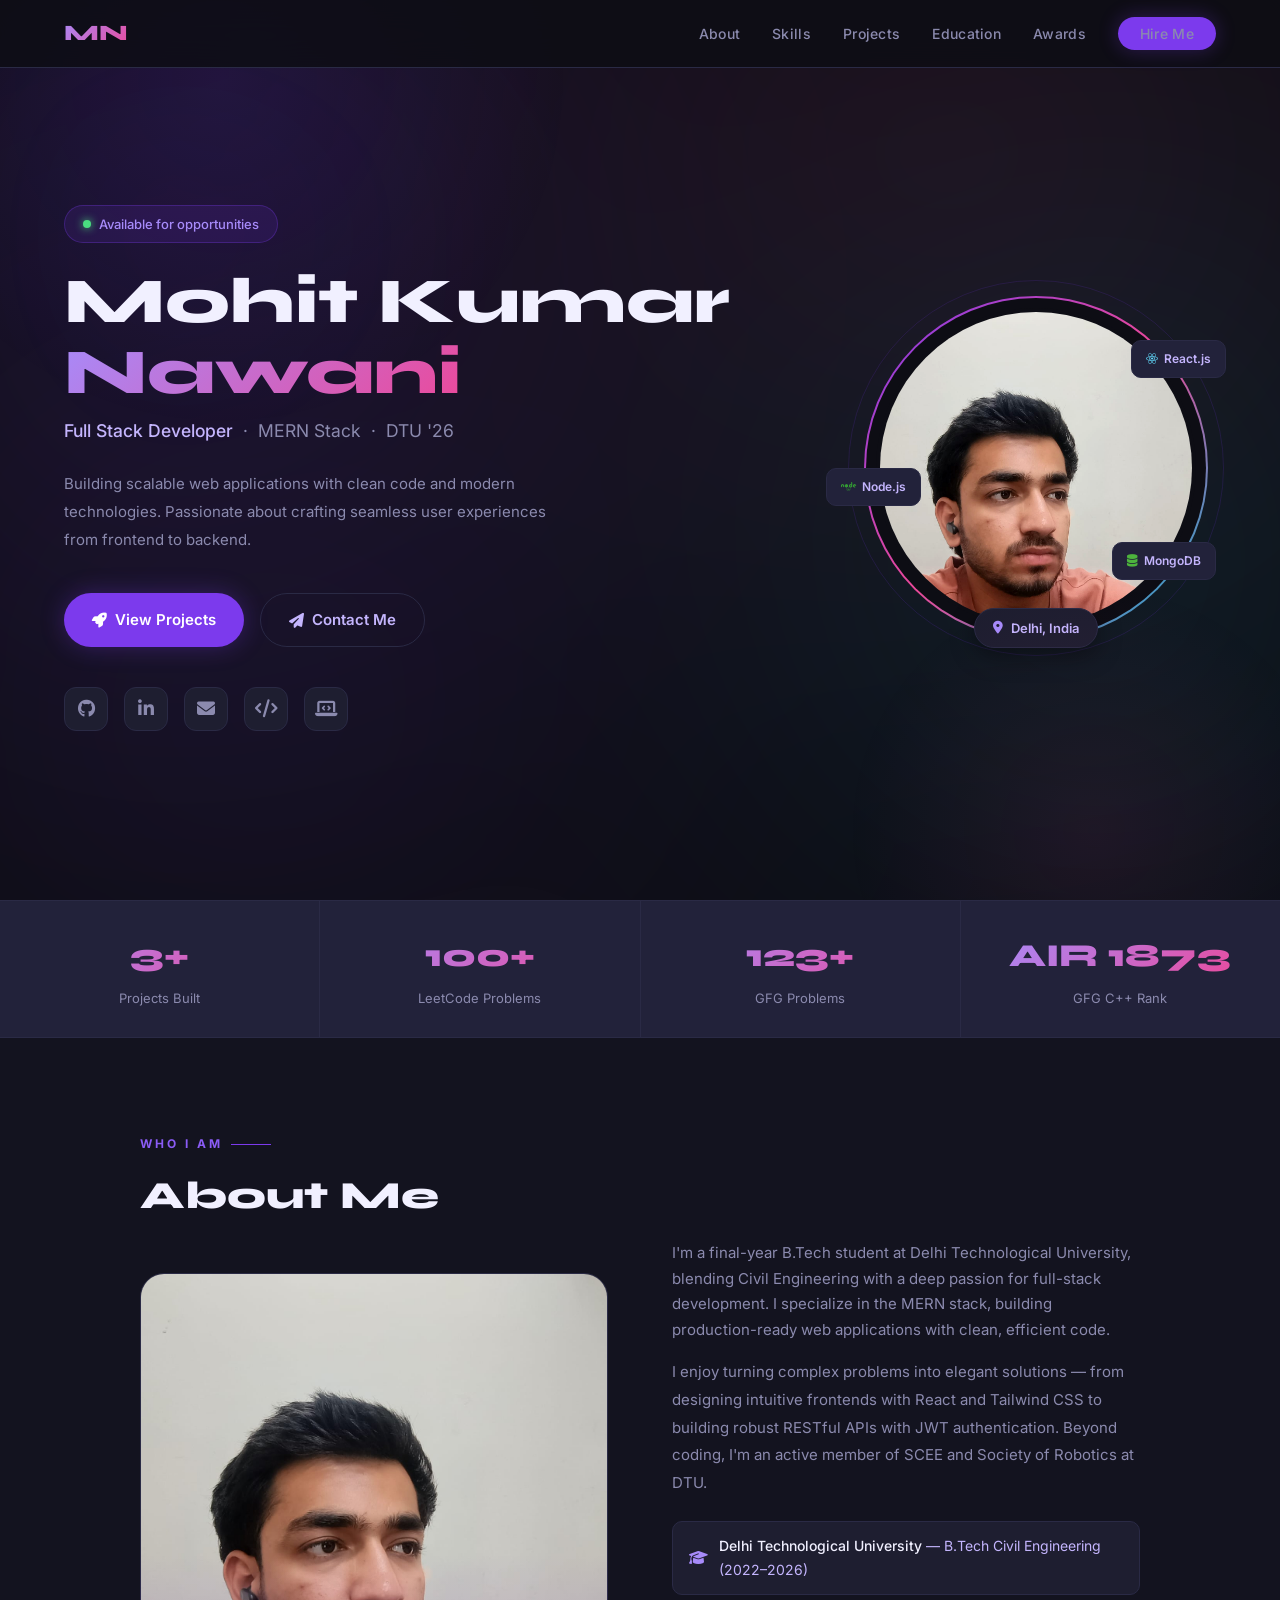
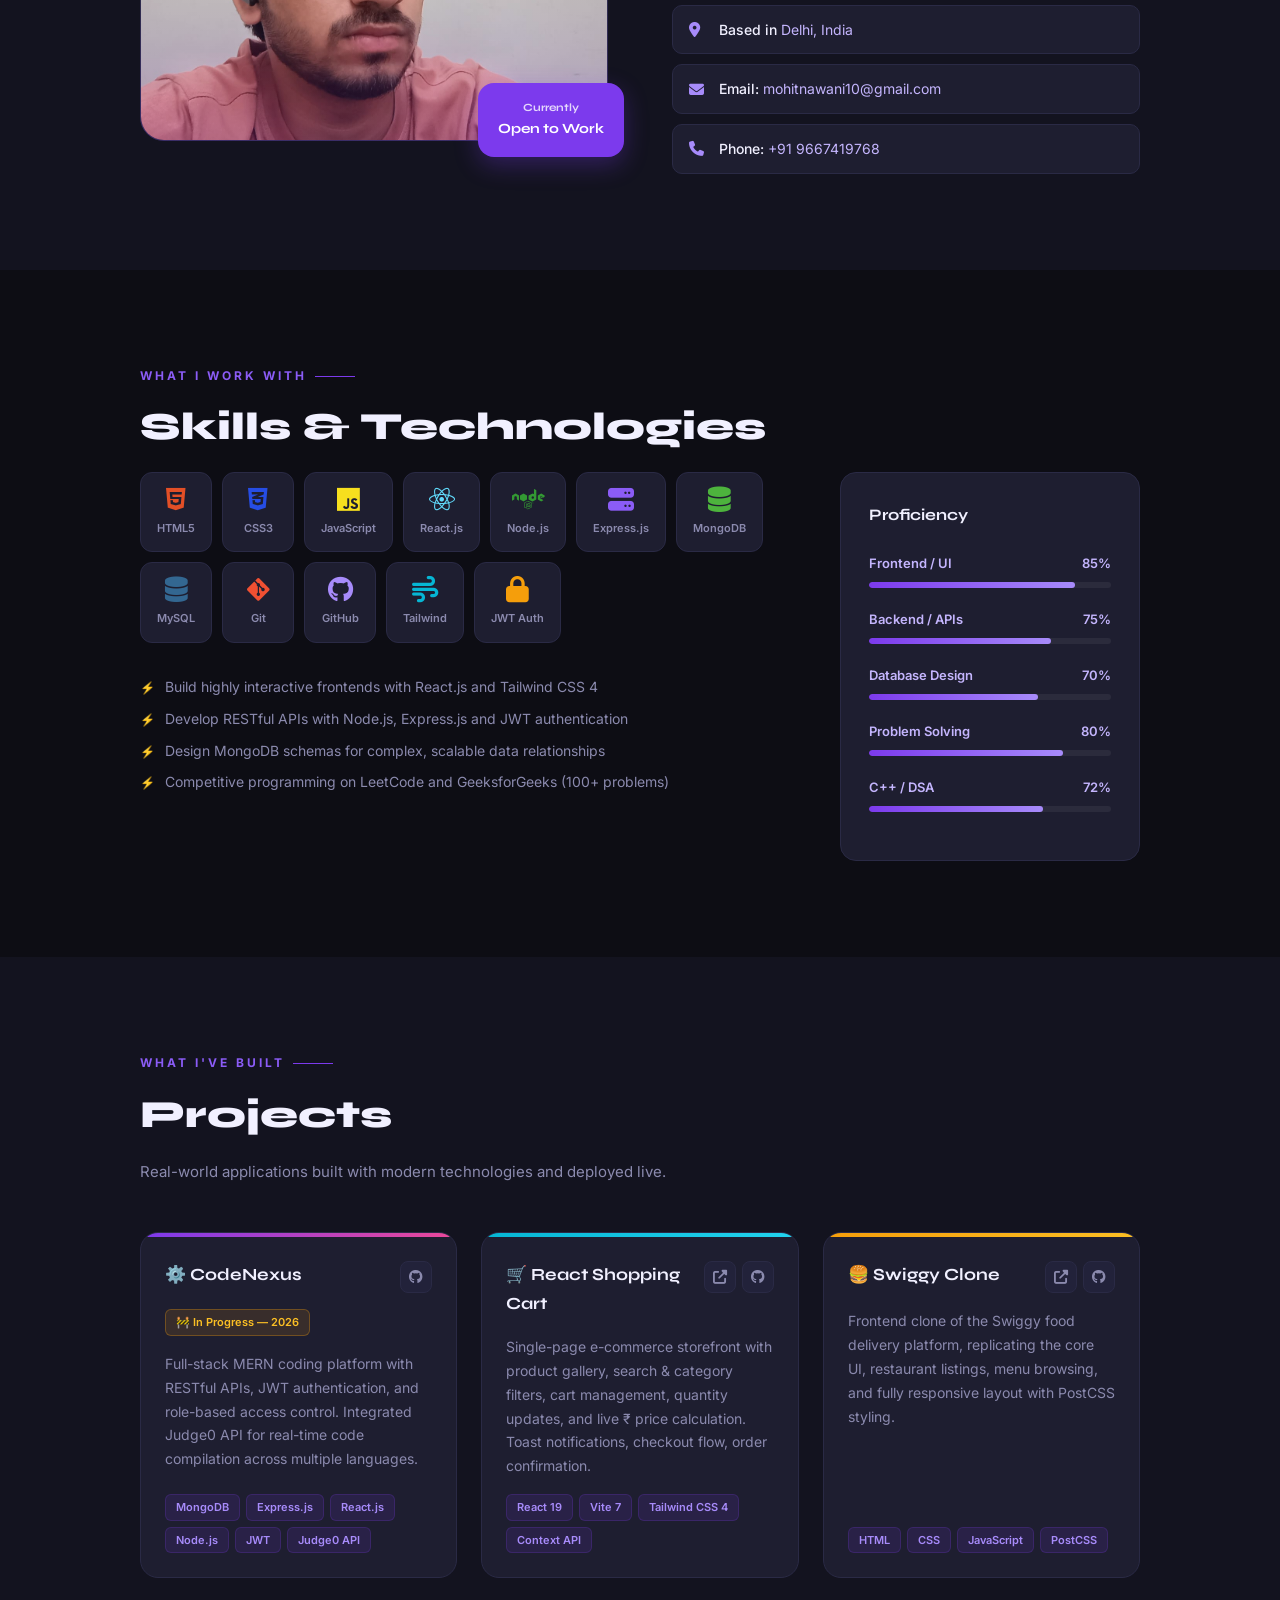
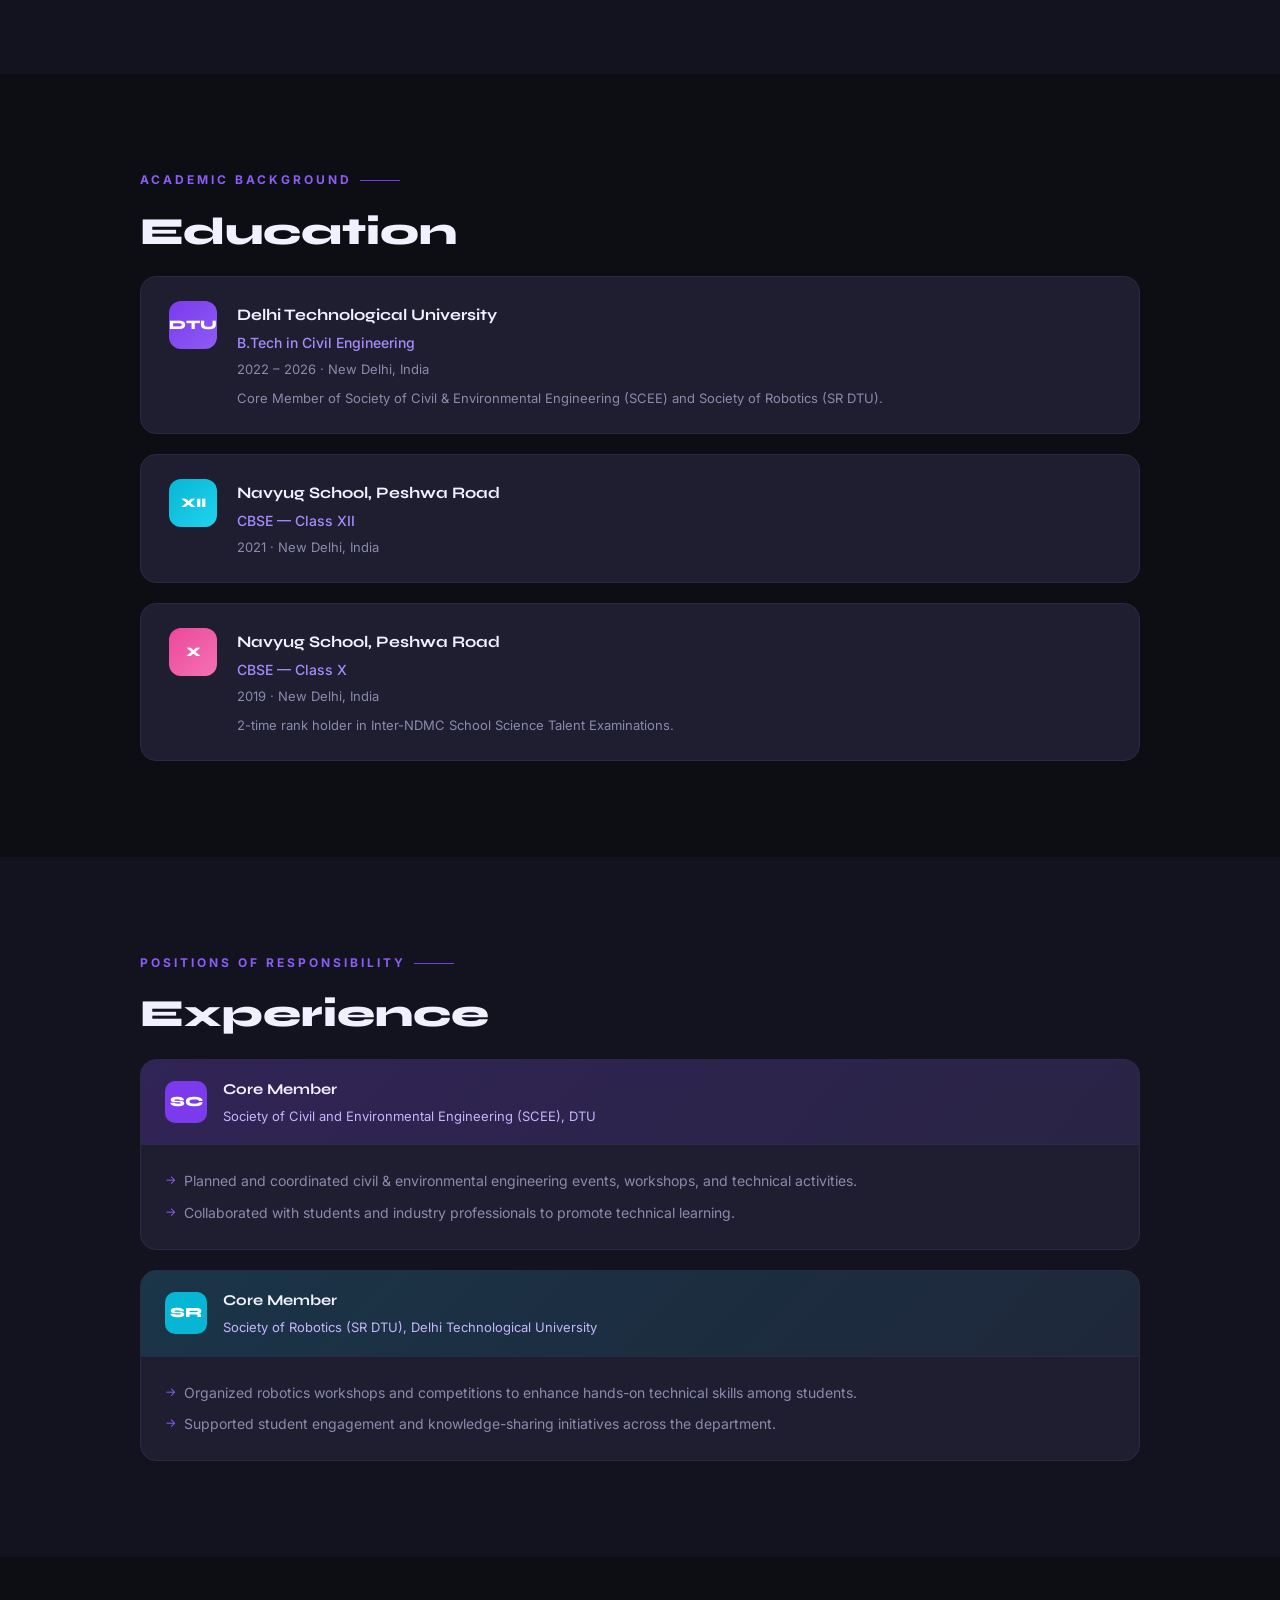
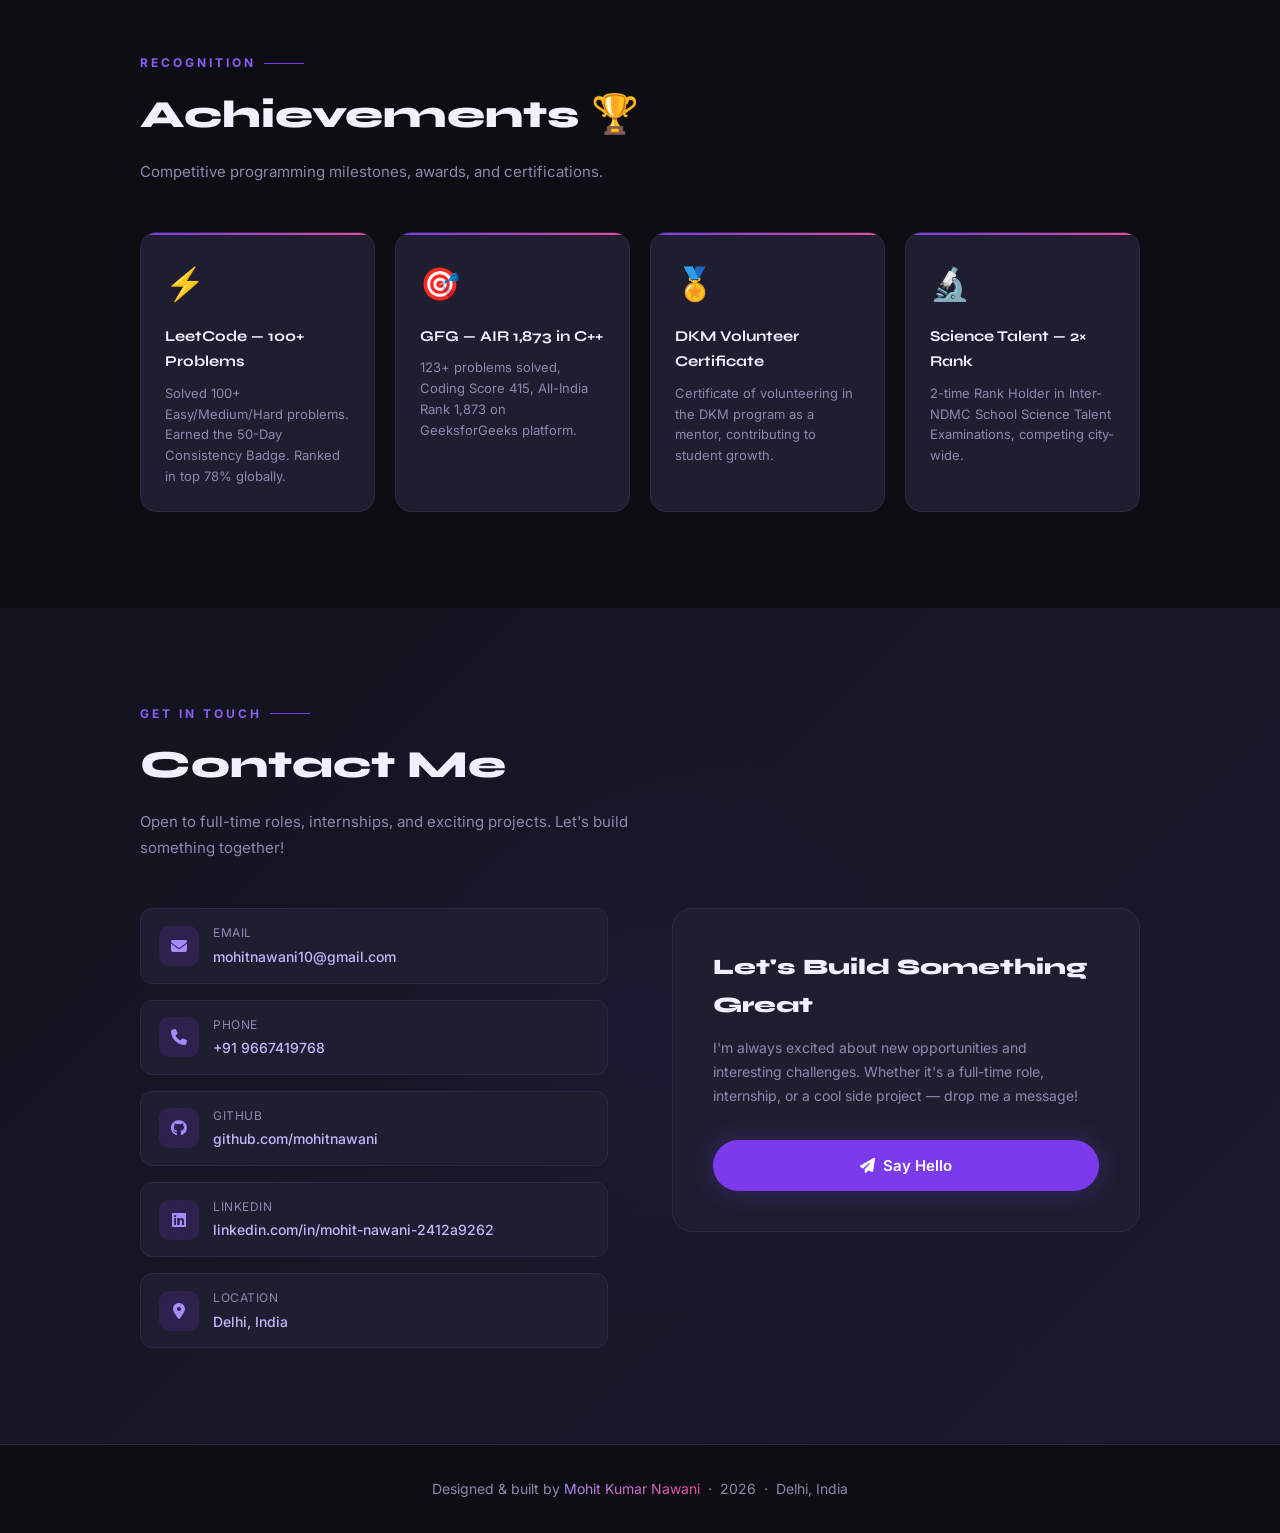
<file: index.html>
<!DOCTYPE html>
<html lang="en">
<head>
<meta charset="UTF-8"/>
<meta name="viewport" content="width=device-width, initial-scale=1.0"/>
<title>Mohit Kumar Nawani | Full Stack Developer</title>
<link rel="stylesheet" href="https://cdnjs.cloudflare.com/ajax/libs/font-awesome/6.4.0/css/all.min.css"/>
<link href="https://fonts.googleapis.com/css2?family=Syne:wght@400;500;600;700;800&family=Inter:wght@300;400;500;600&display=swap" rel="stylesheet"/>
<link rel="stylesheet" href="styles.css"/>
</head>
<body>

<!-- NAV -->
<nav>
  <a class="nav-logo" href="#">MN</a>
  <ul class="nav-links">
    <li><a href="#about">About</a></li>
    <li><a href="#skills">Skills</a></li>
    <li><a href="#projects">Projects</a></li>
    <li><a href="#education">Education</a></li>
    <li><a href="#achievements">Awards</a></li>
    <li><a href="#contact" class="nav-cta">Hire Me</a></li>
  </ul>
</nav>

<!-- HERO -->
<div class="hero" id="home">
  <div class="hero-left">
    <div class="hero-badge"><span class="badge-dot"></span>Available for opportunities</div>
    <h1 class="hero-title">Mohit Kumar<br><span>Nawani</span></h1>
    <p class="hero-role"><b>Full Stack Developer</b> &nbsp;·&nbsp; MERN Stack &nbsp;·&nbsp; DTU '26</p>
    <p class="hero-desc">Building scalable web applications with clean code and modern technologies. Passionate about crafting seamless user experiences from frontend to backend.</p>
    <div class="hero-actions">
      <a href="#projects" class="btn-primary"><i class="fas fa-rocket"></i> View Projects</a>
      <a href="mailto:mohitnawani10@gmail.com" class="btn-ghost"><i class="fas fa-paper-plane"></i> Contact Me</a>
    </div>
    <div class="hero-socials">
      <a href="https://github.com/mohitnawani" target="_blank" class="soc" title="GitHub"><i class="fab fa-github"></i></a>
      <a href="https://www.linkedin.com/in/mohit-nawani-2412a9262/" target="_blank" class="soc" title="LinkedIn"><i class="fab fa-linkedin-in"></i></a>
      <a href="mailto:mohitnawani10@gmail.com" class="soc" title="Email"><i class="fas fa-envelope"></i></a>
      <a href="https://leetcode.com/mohitnawani" target="_blank" class="soc" title="LeetCode"><i class="fas fa-code"></i></a>
      <a href="https://auth.geeksforgeeks.org/user/mohitnawani" target="_blank" class="soc" title="GFG"><i class="fas fa-laptop-code"></i></a>
    </div>
  </div>
  <div class="hero-right">
    <div class="photo-wrap">
      <div class="photo-ring"></div>
      <div class="photo-ring2"></div>
      <div class="photo-inner">
        <img src="[data-uri]" alt="Mohit Kumar Nawani"/>
      </div>
      <div class="tech-float tf1"><i class="fab fa-react" style="color:#61dafb;"></i> React.js</div>
      <div class="tech-float tf2"><i class="fab fa-node" style="color:#339933;"></i> Node.js</div>
      <div class="tech-float tf3"><i class="fas fa-database" style="color:#4db33d;"></i> MongoDB</div>
      <div class="photo-tag"><i class="fas fa-map-marker-alt"></i> Delhi, India</div>
    </div>
  </div>
</div>

<!-- STATS -->
<div class="stats reveal">
  <div class="stat"><span class="stat-num">3+</span><div class="stat-label">Projects Built</div></div>
  <div class="stat"><span class="stat-num">100+</span><div class="stat-label">LeetCode Problems</div></div>
  <div class="stat"><span class="stat-num">123+</span><div class="stat-label">GFG Problems</div></div>
  <div class="stat"><span class="stat-num">AIR 1,873</span><div class="stat-label">GFG C++ Rank</div></div>
</div>

<!-- ABOUT -->
<section id="about" class="alt">
  <div class="section-inner">
    <div class="section-eyebrow">Who I am</div>
    <h2 class="section-h">About Me</h2>
    <div class="about-grid reveal">
      <div class="about-img-wrap">
        <div class="about-img">
          <img src="[data-uri]" alt="Mohit"/>
          <div class="about-img-overlay"></div>
        </div>
        <div class="about-corner"><div style="font-size:11px;opacity:0.8;">Currently</div><div>Open to Work</div></div>
      </div>
      <div>
        <p class="section-sub" style="margin-bottom:1rem;">I'm a final-year B.Tech student at Delhi Technological University, blending Civil Engineering with a deep passion for full-stack development. I specialize in the MERN stack, building production-ready web applications with clean, efficient code.</p>
        <p style="font-size:15px;color:var(--muted);line-height:1.85;margin-bottom:1.5rem;">I enjoy turning complex problems into elegant solutions — from designing intuitive frontends with React and Tailwind CSS to building robust RESTful APIs with JWT authentication. Beyond coding, I'm an active member of SCEE and Society of Robotics at DTU.</p>
        <div class="about-facts">
          <div class="fact"><i class="fas fa-graduation-cap"></i><span class="fact-text"><b>Delhi Technological University</b> — B.Tech Civil Engineering (2022–2026)</span></div>
          <div class="fact"><i class="fas fa-map-marker-alt"></i><span class="fact-text"><b>Based in</b> Delhi, India</span></div>
          <div class="fact"><i class="fas fa-envelope"></i><span class="fact-text"><b>Email:</b> mohitnawani10@gmail.com</span></div>
          <div class="fact"><i class="fas fa-phone"></i><span class="fact-text"><b>Phone:</b> +91 9667419768</span></div>
        </div>
      </div>
    </div>
  </div>
</section>

<!-- SKILLS -->
<section id="skills">
  <div class="section-inner">
    <div class="section-eyebrow">What I work with</div>
    <h2 class="section-h">Skills & Technologies</h2>
    <div class="skills-layout reveal">
      <div>
        <div class="skill-icons-grid">
          <div class="ski"><i class="fab fa-html5" style="color:#e34f26;"></i><span>HTML5</span></div>
          <div class="ski"><i class="fab fa-css3-alt" style="color:#264de4;"></i><span>CSS3</span></div>
          <div class="ski"><i class="fab fa-js" style="color:#f7df1e;"></i><span>JavaScript</span></div>
          <div class="ski"><i class="fab fa-react" style="color:#61dafb;"></i><span>React.js</span></div>
          <div class="ski"><i class="fab fa-node" style="color:#339933;"></i><span>Node.js</span></div>
          <div class="ski"><i class="fas fa-server" style="color:#8b5cf6;"></i><span>Express.js</span></div>
          <div class="ski"><i class="fas fa-database" style="color:#4db33d;"></i><span>MongoDB</span></div>
          <div class="ski"><i class="fas fa-database" style="color:#336791;"></i><span>MySQL</span></div>
          <div class="ski"><i class="fab fa-git-alt" style="color:#f05032;"></i><span>Git</span></div>
          <div class="ski"><i class="fab fa-github" style="color:#a78bfa;"></i><span>GitHub</span></div>
          <div class="ski"><i class="fas fa-wind" style="color:#06b6d4;"></i><span>Tailwind</span></div>
          <div class="ski"><i class="fas fa-lock" style="color:#f59e0b;"></i><span>JWT Auth</span></div>
        </div>
        <div class="skill-bullets">
          <div class="sb">Build highly interactive frontends with React.js and Tailwind CSS 4</div>
          <div class="sb">Develop RESTful APIs with Node.js, Express.js and JWT authentication</div>
          <div class="sb">Design MongoDB schemas for complex, scalable data relationships</div>
          <div class="sb">Competitive programming on LeetCode and GeeksforGeeks (100+ problems)</div>
        </div>
      </div>
      <div class="prof-card">
        <div class="prof-title">Proficiency</div>
        <div class="pbar"><div class="pbar-top"><span>Frontend / UI</span><span>85%</span></div><div class="pbar-track"><div class="pbar-fill" style="width:85%;"></div></div></div>
        <div class="pbar"><div class="pbar-top"><span>Backend / APIs</span><span>75%</span></div><div class="pbar-track"><div class="pbar-fill" style="width:75%;"></div></div></div>
        <div class="pbar"><div class="pbar-top"><span>Database Design</span><span>70%</span></div><div class="pbar-track"><div class="pbar-fill" style="width:70%;"></div></div></div>
        <div class="pbar"><div class="pbar-top"><span>Problem Solving</span><span>80%</span></div><div class="pbar-track"><div class="pbar-fill" style="width:80%;"></div></div></div>
        <div class="pbar"><div class="pbar-top"><span>C++ / DSA</span><span>72%</span></div><div class="pbar-track"><div class="pbar-fill" style="width:72%;"></div></div></div>
      </div>
    </div>
  </div>
</section>

<!-- PROJECTS -->
<section id="projects" class="alt">
  <div class="section-inner">
    <div class="section-eyebrow">What I've built</div>
    <h2 class="section-h">Projects</h2>
    <p class="section-sub">Real-world applications built with modern technologies and deployed live.</p>
    <div class="proj-grid reveal">
      <div class="proj-card">
        <div class="proj-accent"></div>
        <div class="proj-body">
          <div class="proj-header">
            <div class="proj-title">⚙️ CodeNexus</div>
            <div class="proj-links-row"><a href="https://github.com/mohitnawani" target="_blank" class="proj-lnk"><i class="fab fa-github"></i></a></div>
          </div>
          <span class="ptag wip" style="align-self:flex-start;">🚧 In Progress — 2026</span>
          <p class="proj-desc">Full-stack MERN coding platform with RESTful APIs, JWT authentication, and role-based access control. Integrated Judge0 API for real-time code compilation across multiple languages.</p>
          <div class="proj-tags"><span class="ptag">MongoDB</span><span class="ptag">Express.js</span><span class="ptag">React.js</span><span class="ptag">Node.js</span><span class="ptag">JWT</span><span class="ptag">Judge0 API</span></div>
        </div>
      </div>
      <div class="proj-card">
        <div class="proj-accent teal"></div>
        <div class="proj-body">
          <div class="proj-header">
            <div class="proj-title">🛒 React Shopping Cart</div>
            <div class="proj-links-row">
              <a href="https://e-commerce-shopping-cart-jade-psi.vercel.app/" target="_blank" class="proj-lnk"><i class="fas fa-external-link-alt"></i></a>
              <a href="https://github.com/mohitnawani/E-_Commerce_Shopping_Cart" target="_blank" class="proj-lnk"><i class="fab fa-github"></i></a>
            </div>
          </div>
          <p class="proj-desc">Single-page e-commerce storefront with product gallery, search & category filters, cart management, quantity updates, and live ₹ price calculation. Toast notifications, checkout flow, order confirmation.</p>
          <div class="proj-tags"><span class="ptag">React 19</span><span class="ptag">Vite 7</span><span class="ptag">Tailwind CSS 4</span><span class="ptag">Context API</span></div>
        </div>
      </div>
      <div class="proj-card">
        <div class="proj-accent amber"></div>
        <div class="proj-body">
          <div class="proj-header">
            <div class="proj-title">🍔 Swiggy Clone</div>
            <div class="proj-links-row">
              <a href="https://swiggy-clone-theta-sable.vercel.app/" target="_blank" class="proj-lnk"><i class="fas fa-external-link-alt"></i></a>
              <a href="https://github.com/mohitnawani/swiggy-clone-" target="_blank" class="proj-lnk"><i class="fab fa-github"></i></a>
            </div>
          </div>
          <p class="proj-desc">Frontend clone of the Swiggy food delivery platform, replicating the core UI, restaurant listings, menu browsing, and fully responsive layout with PostCSS styling.</p>
          <div class="proj-tags"><span class="ptag">HTML</span><span class="ptag">CSS</span><span class="ptag">JavaScript</span><span class="ptag">PostCSS</span></div>
        </div>
      </div>
    </div>
  </div>
</section>

<!-- EDUCATION -->
<section id="education">
  <div class="section-inner">
    <div class="section-eyebrow">Academic background</div>
    <h2 class="section-h">Education</h2>
    <div class="edu-list reveal">
      <div class="edu-card">
        <div class="edu-dot">DTU</div>
        <div>
          <div class="edu-name">Delhi Technological University</div>
          <div class="edu-deg">B.Tech in Civil Engineering</div>
          <div class="edu-meta">2022 – 2026 · New Delhi, India</div>
          <div class="edu-desc">Core Member of Society of Civil & Environmental Engineering (SCEE) and Society of Robotics (SR DTU).</div>
        </div>
      </div>
      <div class="edu-card">
        <div class="edu-dot" style="background:linear-gradient(135deg,#06b6d4,#22d3ee);">XII</div>
        <div>
          <div class="edu-name">Navyug School, Peshwa Road</div>
          <div class="edu-deg">CBSE — Class XII</div>
          <div class="edu-meta">2021 · New Delhi, India</div>
        </div>
      </div>
      <div class="edu-card">
        <div class="edu-dot" style="background:linear-gradient(135deg,#ec4899,#f472b6);">X</div>
        <div>
          <div class="edu-name">Navyug School, Peshwa Road</div>
          <div class="edu-deg">CBSE — Class X</div>
          <div class="edu-meta">2019 · New Delhi, India</div>
          <div class="edu-desc">2-time rank holder in Inter-NDMC School Science Talent Examinations.</div>
        </div>
      </div>
    </div>
  </div>
</section>

<!-- EXPERIENCE -->
<section id="experience" class="alt">
  <div class="section-inner">
    <div class="section-eyebrow">Positions of responsibility</div>
    <h2 class="section-h">Experience</h2>
    <div class="exp-list reveal">
      <div class="exp-card">
        <div class="exp-head">
          <div class="exp-ico">SC</div>
          <div><div class="exp-role">Core Member</div><div class="exp-company">Society of Civil and Environmental Engineering (SCEE), DTU</div></div>
        </div>
        <div class="exp-body">
          <ul class="exp-bullets">
            <li>Planned and coordinated civil & environmental engineering events, workshops, and technical activities.</li>
            <li>Collaborated with students and industry professionals to promote technical learning.</li>
          </ul>
        </div>
      </div>
      <div class="exp-card">
        <div class="exp-head" style="background:linear-gradient(135deg,rgba(6,182,212,0.15),rgba(34,211,238,0.05));">
          <div class="exp-ico" style="background:#06b6d4;">SR</div>
          <div><div class="exp-role">Core Member</div><div class="exp-company">Society of Robotics (SR DTU), Delhi Technological University</div></div>
        </div>
        <div class="exp-body">
          <ul class="exp-bullets">
            <li>Organized robotics workshops and competitions to enhance hands-on technical skills among students.</li>
            <li>Supported student engagement and knowledge-sharing initiatives across the department.</li>
          </ul>
        </div>
      </div>
    </div>
  </div>
</section>

<!-- ACHIEVEMENTS -->
<section id="achievements">
  <div class="section-inner">
    <div class="section-eyebrow">Recognition</div>
    <h2 class="section-h">Achievements 🏆</h2>
    <p class="section-sub">Competitive programming milestones, awards, and certifications.</p>
    <div class="ach-grid reveal">
      <div class="ach-card"><span class="ach-icon">⚡</span><div class="ach-title">LeetCode — 100+ Problems</div><div class="ach-desc">Solved 100+ Easy/Medium/Hard problems. Earned the 50-Day Consistency Badge. Ranked in top 78% globally.</div></div>
      <div class="ach-card"><span class="ach-icon">🎯</span><div class="ach-title">GFG — AIR 1,873 in C++</div><div class="ach-desc">123+ problems solved, Coding Score 415, All-India Rank 1,873 on GeeksforGeeks platform.</div></div>
      <div class="ach-card"><span class="ach-icon">🏅</span><div class="ach-title">DKM Volunteer Certificate</div><div class="ach-desc">Certificate of volunteering in the DKM program as a mentor, contributing to student growth.</div></div>
      <div class="ach-card"><span class="ach-icon">🔬</span><div class="ach-title">Science Talent — 2× Rank</div><div class="ach-desc">2-time Rank Holder in Inter-NDMC School Science Talent Examinations, competing city-wide.</div></div>
    </div>
  </div>
</section>

<!-- CONTACT -->
<section id="contact" class="alt">
  <div class="section-inner">
    <div class="section-eyebrow">Get in touch</div>
    <h2 class="section-h">Contact Me</h2>
    <p class="section-sub">Open to full-time roles, internships, and exciting projects. Let's build something together!</p>
    <div class="contact-wrap reveal">
      <div class="contact-items">
        <a href="mailto:mohitnawani10@gmail.com" class="contact-item"><div class="ci-ico"><i class="fas fa-envelope"></i></div><div><div class="ci-label">Email</div><div class="ci-val">mohitnawani10@gmail.com</div></div></a>
        <a href="tel:+919667419768" class="contact-item"><div class="ci-ico"><i class="fas fa-phone"></i></div><div><div class="ci-label">Phone</div><div class="ci-val">+91 9667419768</div></div></a>
        <a href="https://github.com/mohitnawani" target="_blank" class="contact-item"><div class="ci-ico"><i class="fab fa-github"></i></div><div><div class="ci-label">GitHub</div><div class="ci-val">github.com/mohitnawani</div></div></a>
        <a href="https://www.linkedin.com/in/mohit-nawani-2412a9262/" target="_blank" class="contact-item"><div class="ci-ico"><i class="fab fa-linkedin"></i></div><div><div class="ci-label">LinkedIn</div><div class="ci-val">linkedin.com/in/mohit-nawani-2412a9262</div></div></a>
        <div class="contact-item" style="cursor:default;"><div class="ci-ico"><i class="fas fa-map-marker-alt"></i></div><div><div class="ci-label">Location</div><div class="ci-val">Delhi, India</div></div></div>
      </div>
      <div class="contact-cta">
        <div class="cta-title">Let's Build Something Great</div>
        <div class="cta-sub">I'm always excited about new opportunities and interesting challenges. Whether it's a full-time role, internship, or a cool side project — drop me a message!</div>
        <a href="mailto:mohitnawani10@gmail.com" class="btn-primary" style="width:100%;justify-content:center;display:flex;"><i class="fas fa-paper-plane"></i> Say Hello</a>
      </div>
    </div>
  </div>
</section>

<!-- FOOTER -->
<footer>
  <p>Designed & built by <span>Mohit Kumar Nawani</span> &nbsp;·&nbsp; 2026 &nbsp;·&nbsp; Delhi, India</p>
</footer>

<!-- SCROLL TO TOP -->
<button class="top-btn" id="topBtn" onclick="window.scrollTo({top:0,behavior:'smooth'})">
  <i class="fas fa-arrow-up"></i>
</button>

<script src="script.js"></script>
</body>
</html>
</file>
<file: styles.css>
/* ===== RESET & VARIABLES ===== */
*, *::before, *::after { box-sizing: border-box; margin: 0; padding: 0; }

:root {
  --dark: #0d0d14;
  --dark2: #13131f;
  --dark3: #1a1a2e;
  --card: #1e1e30;
  --card2: #22223a;
  --purple: #7c3aed;
  --purple2: #6d28d9;
  --violet: #8b5cf6;
  --violet-light: #a78bfa;
  --pink: #ec4899;
  --cyan: #06b6d4;
  --text: #f1f0ff;
  --text2: #c4b5fd;
  --muted: #8b8aae;
  --border: #2a2a45;
  --glow: rgba(124, 58, 237, 0.3);
}

html { scroll-behavior: smooth; }

body {
  font-family: 'Inter', sans-serif;
  background: var(--dark);
  color: var(--text);
  overflow-x: hidden;
  line-height: 1.7;
}
body::before, body::after {
  content: ''; position: fixed; inset: -10%; z-index: -1;
  filter: blur(120px); opacity: 0.28; pointer-events: none;
  background: radial-gradient(circle at 20% 30%, rgba(124,58,237,0.45), transparent 45%),
              radial-gradient(circle at 80% 60%, rgba(6,182,212,0.35), transparent 40%);
  animation: gradientFlow 22s ease-in-out infinite alternate;
}
body::after {
  background: radial-gradient(circle at 70% 20%, rgba(236,72,153,0.35), transparent 45%),
              radial-gradient(circle at 25% 75%, rgba(124,58,237,0.28), transparent 40%);
  mix-blend-mode: screen;
  animation-duration: 26s;
}

/* SCROLLBAR */
::-webkit-scrollbar { width: 6px; }
::-webkit-scrollbar-track { background: var(--dark2); }
::-webkit-scrollbar-thumb { background: var(--purple); border-radius: 3px; }

/* ===== NAVBAR ===== */
nav {
  position: fixed; top: 0; left: 0; right: 0; z-index: 1000;
  height: 68px; display: flex; align-items: center; justify-content: space-between;
  padding: 0 4rem;
  background: rgba(13, 13, 20, 0.85);
  backdrop-filter: blur(20px);
  border-bottom: 1px solid var(--border);
}
.nav-logo {
  font-family: 'Syne', sans-serif; font-size: 22px; font-weight: 800;
  background: linear-gradient(135deg, var(--violet-light), var(--pink));
  -webkit-background-clip: text; -webkit-text-fill-color: transparent;
  text-decoration: none;
}
.nav-links { display: flex; gap: 2rem; list-style: none; align-items: center; }
.nav-links a {
  color: var(--muted); font-size: 14px; font-weight: 500;
  text-decoration: none; transition: color 0.2s; letter-spacing: 0.3px;
}
.nav-links a:hover { color: var(--violet-light); }
.nav-cta {
  background: var(--purple); color: #fff; padding: 8px 22px;
  border-radius: 50px; font-size: 14px; font-weight: 600;
  text-decoration: none; border: none; cursor: pointer; transition: all 0.2s;
  box-shadow: 0 0 20px var(--glow);
}
.nav-cta:hover { background: var(--violet); box-shadow: 0 0 30px var(--glow); }

/* ===== HERO ===== */
.hero {
  min-height: 100vh; display: flex; align-items: center;
  padding: 100px 4rem 4rem; gap: 4rem; position: relative; overflow: hidden;
}
.hero::before {
  content: ''; position: absolute; top: -30%; left: -10%;
  width: 700px; height: 700px;
  background: radial-gradient(circle, rgba(124,58,237,0.12) 0%, transparent 70%);
  pointer-events: none;
}
.hero::after {
  content: ''; position: absolute; bottom: -20%; right: -5%;
  width: 500px; height: 500px;
  background: radial-gradient(circle, rgba(236,72,153,0.08) 0%, transparent 70%);
  pointer-events: none;
}
.hero-left { flex: 1; }
.hero-badge {
  display: inline-flex; align-items: center; gap: 8px;
  background: rgba(124,58,237,0.12); border: 1px solid rgba(124,58,237,0.3);
  color: var(--violet-light); padding: 7px 18px; border-radius: 50px;
  font-size: 13px; font-weight: 500; margin-bottom: 1.5rem;
  animation: fadeUp 0.7s ease forwards;
}
.badge-dot {
  width: 8px; height: 8px; border-radius: 50%;
  background: #4ade80; box-shadow: 0 0 8px #4ade80;
  animation: pulse 2s infinite;
}
.hero-title {
  font-family: 'Syne', sans-serif;
  font-size: clamp(2.4rem, 5vw, 4rem);
  font-weight: 800; line-height: 1.1; margin-bottom: 0.5rem;
  animation: fadeUp 0.7s 0.1s ease both;
}
.hero-title span {
  background: linear-gradient(135deg, var(--violet-light), var(--pink));
  -webkit-background-clip: text; -webkit-text-fill-color: transparent;
}
.hero-role {
  font-size: 1.1rem; color: var(--muted); margin-bottom: 1.5rem;
  animation: fadeUp 0.7s 0.2s ease both;
}
.hero-role b { color: var(--text2); font-weight: 500; }
.hero-desc {
  font-size: 15px; color: var(--muted); max-width: 500px;
  line-height: 1.85; margin-bottom: 2.5rem;
  animation: fadeUp 0.7s 0.3s ease both;
}
.hero-actions {
  display: flex; gap: 1rem; flex-wrap: wrap; margin-bottom: 2.5rem;
  animation: fadeUp 0.7s 0.4s ease both;
}
.btn-primary {
  background: var(--purple); color: #fff; padding: 13px 28px;
  border-radius: 50px; font-size: 15px; font-weight: 600;
  text-decoration: none; display: inline-flex; align-items: center; gap: 8px;
  transition: all 0.3s ease; box-shadow: 0 0 25px var(--glow); border: none; cursor: pointer;
  position: relative; overflow: hidden;
}
.btn-primary:hover { background: var(--violet); transform: translateY(-2px); box-shadow: 0 8px 30px var(--glow); }
.btn-primary::after {
  content: ''; position: absolute; inset: 0; background: linear-gradient(120deg, transparent 0%, rgba(255,255,255,0.18) 30%, transparent 60%);
  transform: translateX(-120%); transition: transform 0.5s ease; pointer-events: none;
}
.btn-primary:hover::after { transform: translateX(120%); }
.btn-ghost {
  background: transparent; color: var(--text2); padding: 13px 28px;
  border-radius: 50px; font-size: 15px; font-weight: 600;
  text-decoration: none; display: inline-flex; align-items: center; gap: 8px;
  transition: all 0.2s; border: 1.5px solid var(--border);
}
.btn-ghost:hover { border-color: var(--purple); color: var(--violet-light); }
.hero-socials { display: flex; gap: 1rem; animation: fadeUp 0.7s 0.5s ease both; }
.soc {
  width: 44px; height: 44px; border-radius: 12px;
  background: var(--card); border: 1px solid var(--border);
  display: flex; align-items: center; justify-content: center;
  color: var(--muted); font-size: 18px; text-decoration: none; transition: all 0.2s;
}
.soc:hover { background: var(--purple); color: #fff; border-color: var(--purple); transform: translateY(-3px); box-shadow: 0 8px 20px var(--glow); }

/* HERO PHOTO */
.hero-right {
  flex: 0 0 360px; display: flex; align-items: center; justify-content: center;
  animation: fadeLeft 0.9s 0.2s ease both;
}
.photo-wrap { position: relative; width: 320px; height: 320px; }
.photo-ring {
  position: absolute; inset: -12px; border-radius: 50%;
  border: 2px solid transparent;
  background: linear-gradient(var(--dark), var(--dark)) padding-box,
              linear-gradient(135deg, var(--purple), var(--pink), var(--cyan)) border-box;
  animation: spin 8s linear infinite;
}
.photo-ring2 { position: absolute; inset: -28px; border-radius: 50%; border: 1px solid rgba(124,58,237,0.15); }
.photo-inner {
  position: absolute; inset: 0; border-radius: 50%; overflow: hidden;
  border: 4px solid var(--dark);
}
.photo-inner img { width: 100%; height: 100%; object-fit: cover; object-position: center top; filter: brightness(1.05) contrast(1.05); }
.tech-float {
  position: absolute; background: var(--card2); border: 1px solid var(--border);
  border-radius: 10px; padding: 8px 14px; font-size: 12px; font-weight: 600;
  color: var(--text2); display: flex; align-items: center; gap: 6px;
}
.tf1 { top: 10%; right: -30px; animation: floatBadge 3s ease-in-out infinite; }
.tf2 { top: 50%; left: -50px; animation: floatBadge 3s 1s ease-in-out infinite; }
.tf3 { bottom: 15%; right: -20px; animation: floatBadge 3s 2s ease-in-out infinite; }
.photo-tag {
  position: absolute; bottom: -20px; left: 50%; transform: translateX(-50%);
  background: var(--card); border: 1px solid var(--border);
  border-radius: 50px; padding: 8px 18px;
  font-size: 13px; font-weight: 600; color: var(--text2);
  display: flex; align-items: center; gap: 8px; white-space: nowrap;
  box-shadow: 0 8px 24px rgba(0,0,0,0.4);
}
.photo-tag i { color: var(--violet-light); }

/* ===== STATS ===== */
.stats {
  background: var(--card2);
  border-top: 1px solid var(--border); border-bottom: 1px solid var(--border);
  display: flex; align-items: center; justify-content: center; flex-wrap: wrap;
}
.stat { flex: 1; min-width: 150px; padding: 1.75rem 2rem; text-align: center; border-right: 1px solid var(--border); }
.stat:last-child { border-right: none; }
.stat-num {
  font-family: 'Syne', sans-serif; font-size: 2rem; font-weight: 800;
  background: linear-gradient(135deg, var(--violet-light), var(--pink));
  -webkit-background-clip: text; -webkit-text-fill-color: transparent; display: block;
}
.stat-label { font-size: 13px; color: var(--muted); margin-top: 4px; }

/* ===== SECTIONS ===== */
section { padding: 6rem 4rem; position: relative; }
section.alt { background: var(--dark2); }
.section-inner { max-width: 1000px; margin: 0 auto; }
.section-eyebrow {
  font-size: 12px; font-weight: 700; text-transform: uppercase; letter-spacing: 3px;
  color: var(--violet); margin-bottom: 8px; display: flex; align-items: center; gap: 8px;
}
.section-eyebrow::after { content: ''; flex: 1; max-width: 40px; height: 1px; background: var(--purple); }
.section-h {
  font-family: 'Syne', sans-serif; font-size: clamp(1.6rem, 3vw, 2.4rem);
  font-weight: 800; margin-bottom: 0.75rem; color: var(--text);
}
.section-sub { font-size: 15px; color: var(--muted); margin-bottom: 3rem; max-width: 560px; }

/* ===== ABOUT ===== */
.about-grid { display: grid; grid-template-columns: 1fr 1fr; gap: 4rem; align-items: center; }
.about-img-wrap { position: relative; }
.about-img { width: 100%; aspect-ratio: 1; border-radius: 24px; overflow: hidden; border: 1px solid var(--border); }
.about-img img { width: 100%; height: 100%; object-fit: cover; object-position: center top; }
.about-img-overlay { position: absolute; inset: 0; border-radius: 24px; background: linear-gradient(to bottom, transparent 60%, rgba(124,58,237,0.2)); }
.about-corner {
  position: absolute; bottom: -16px; right: -16px;
  background: var(--purple); border-radius: 16px; padding: 16px 20px;
  font-family: 'Syne', sans-serif; font-size: 14px; font-weight: 700; color: #fff;
  text-align: center; box-shadow: 0 8px 24px var(--glow);
}
.about-text p { font-size: 15px; color: var(--muted); line-height: 1.9; margin-bottom: 1rem; }
.about-facts { display: flex; flex-direction: column; gap: 10px; margin-top: 1.5rem; }
.fact {
  display: flex; align-items: center; gap: 12px;
  background: var(--card); border: 1px solid var(--border); border-radius: 10px; padding: 12px 16px;
}
.fact i { color: var(--violet-light); width: 18px; font-size: 15px; }
.fact-text { font-size: 14px; color: var(--text2); }
.fact-text b { color: var(--text); font-weight: 500; }

/* ===== SKILLS ===== */
.skills-layout { display: grid; grid-template-columns: 1fr 300px; gap: 3rem; align-items: start; }
.skill-icons-grid { display: flex; flex-wrap: wrap; gap: 10px; margin-bottom: 2rem; }
.ski {
  display: flex; flex-direction: column; align-items: center; gap: 6px;
  background: var(--card); border: 1px solid var(--border); border-radius: 12px;
  padding: 14px 16px; min-width: 72px; cursor: default; transition: all 0.2s;
}
.ski:hover { background: var(--card2); border-color: var(--purple); transform: translateY(-4px); box-shadow: 0 8px 20px var(--glow); }
.ski i { font-size: 26px; }
.ski span { font-size: 11px; font-weight: 600; color: var(--muted); }
.skill-bullets { display: flex; flex-direction: column; gap: 8px; }
.sb { display: flex; align-items: flex-start; gap: 10px; font-size: 14px; color: var(--muted); }
.sb::before { content: "⚡"; font-size: 12px; margin-top: 3px; flex-shrink: 0; }
.prof-card {
  background: var(--card); border: 1px solid var(--border); border-radius: 16px;
  padding: 1.75rem; position: sticky; top: 88px;
}
.prof-title { font-family: 'Syne', sans-serif; font-size: 16px; font-weight: 700; margin-bottom: 1.5rem; color: var(--text); }
.pbar { margin-bottom: 1.25rem; }
.pbar-top { display: flex; justify-content: space-between; font-size: 13px; font-weight: 600; margin-bottom: 8px; color: var(--text2); }
.pbar-track { height: 6px; background: rgba(255,255,255,0.06); border-radius: 6px; overflow: hidden; }
.pbar-fill { height: 100%; border-radius: 6px; background: linear-gradient(90deg, var(--purple), var(--violet-light)); transition: width 1.5s ease; }

/* ===== PROJECTS ===== */
.proj-grid { display: grid; grid-template-columns: repeat(auto-fit, minmax(290px, 1fr)); gap: 1.5rem; }
.proj-card {
  background: var(--card); border: 1px solid var(--border); border-radius: 18px;
  overflow: hidden; display: flex; flex-direction: column;
  transition: transform 0.35s cubic-bezier(.2,.8,.2,1), box-shadow 0.35s, border-color 0.35s;
  position: relative;
}
.proj-card::after {
  content: ''; position: absolute; inset: 0; border-radius: 18px; pointer-events: none;
  background: linear-gradient(140deg, rgba(124,58,237,0.12), rgba(6,182,212,0.08));
  opacity: 0; transition: opacity 0.35s;
}
.proj-card:hover { transform: translateY(-10px) scale(1.01); box-shadow: 0 24px 60px rgba(0,0,0,0.45); border-color: var(--purple); }
.proj-card:hover::after { opacity: 1; }
.proj-accent { height: 4px; background: linear-gradient(90deg, var(--purple), var(--pink)); }
.proj-accent.teal { background: linear-gradient(90deg, var(--cyan), #22d3ee); }
.proj-accent.amber { background: linear-gradient(90deg, #f59e0b, #fbbf24); }
.proj-body { padding: 1.5rem; flex: 1; display: flex; flex-direction: column; gap: 1rem; }
.proj-header { display: flex; align-items: flex-start; justify-content: space-between; gap: 8px; }
.proj-title { font-family: 'Syne', sans-serif; font-size: 17px; font-weight: 700; color: var(--text); }
.proj-links-row { display: flex; gap: 6px; }
.proj-lnk {
  width: 32px; height: 32px; border-radius: 8px;
  background: var(--card2); border: 1px solid var(--border);
  display: flex; align-items: center; justify-content: center;
  color: var(--muted); font-size: 14px; text-decoration: none; transition: all 0.2s; flex-shrink: 0;
}
.proj-lnk:hover { background: var(--purple); color: #fff; border-color: var(--purple); }
.proj-desc { font-size: 14px; color: var(--muted); line-height: 1.7; flex: 1; }
.proj-tags { display: flex; flex-wrap: wrap; gap: 6px; }
.ptag {
  background: rgba(124,58,237,0.12); border: 1px solid rgba(124,58,237,0.2);
  color: var(--violet-light); border-radius: 6px; padding: 3px 10px; font-size: 11px; font-weight: 600;
}
.wip { background: rgba(245,158,11,0.12); border-color: rgba(245,158,11,0.3); color: #fbbf24; }

/* ===== EDUCATION ===== */
.edu-list { display: flex; flex-direction: column; gap: 1.25rem; }
.edu-card {
  background: var(--card); border: 1px solid var(--border); border-radius: 16px;
  padding: 1.5rem 1.75rem; display: flex; gap: 1.25rem; align-items: flex-start;
  transition: border-color 0.2s, transform 0.2s;
}
.edu-card:hover { border-color: var(--purple); transform: translateX(6px); }
.edu-dot {
  width: 48px; height: 48px; border-radius: 12px; flex-shrink: 0;
  background: linear-gradient(135deg, var(--purple), var(--violet));
  display: flex; align-items: center; justify-content: center;
  font-family: 'Syne', sans-serif; font-size: 13px; font-weight: 800; color: #fff;
}
.edu-name { font-family: 'Syne', sans-serif; font-size: 16px; font-weight: 700; color: var(--text); }
.edu-deg { font-size: 14px; color: var(--violet-light); font-weight: 500; margin: 3px 0; }
.edu-meta { font-size: 13px; color: var(--muted); }
.edu-desc { font-size: 13px; color: var(--muted); margin-top: 8px; line-height: 1.6; }

/* ===== EXPERIENCE ===== */
.exp-list { display: flex; flex-direction: column; gap: 1.25rem; }
.exp-card {
  background: var(--card); border: 1px solid var(--border); border-radius: 16px;
  overflow: hidden; transition: border-color 0.2s, transform 0.2s;
}
.exp-card:hover { border-color: var(--purple); transform: translateX(6px) scale(1.005); box-shadow: 0 16px 40px rgba(0,0,0,0.35); }
.exp-head {
  background: linear-gradient(135deg, rgba(124,58,237,0.2), rgba(139,92,246,0.1));
  padding: 1.1rem 1.5rem; display: flex; align-items: center; gap: 1rem;
  border-bottom: 1px solid var(--border);
}
.exp-ico {
  width: 42px; height: 42px; border-radius: 10px;
  background: var(--purple); display: flex; align-items: center; justify-content: center;
  font-family: 'Syne', sans-serif; font-size: 14px; font-weight: 800; color: #fff; flex-shrink: 0;
}
.exp-role { font-family: 'Syne', sans-serif; font-size: 15px; font-weight: 700; color: var(--text); }
.exp-company { font-size: 13px; color: var(--text2); margin-top: 2px; }
.exp-body { padding: 1.25rem 1.5rem; }
.exp-bullets { margin: 0; padding: 0; list-style: none; }
.exp-bullets li { font-size: 14px; color: var(--muted); padding: 4px 0 4px 1.2rem; position: relative; }
.exp-bullets li::before { content: "→"; position: absolute; left: 0; color: var(--violet); font-size: 12px; top: 5px; }

/* ===== ACHIEVEMENTS ===== */
.ach-grid { display: grid; grid-template-columns: repeat(auto-fit, minmax(220px, 1fr)); gap: 1.25rem; }
.ach-card {
  background: var(--card); border: 1px solid var(--border); border-radius: 16px;
  padding: 1.5rem; transition: all 0.2s; position: relative; overflow: hidden;
}
.ach-card::before {
  content: ''; position: absolute; top: 0; left: 0; right: 0; height: 2px;
  background: linear-gradient(90deg, var(--purple), var(--pink));
}
.ach-card:hover { background: var(--card2); border-color: var(--purple); transform: translateY(-6px); box-shadow: 0 12px 30px rgba(0,0,0,0.4); }
.ach-icon { font-size: 32px; margin-bottom: 12px; display: block; }
.ach-title { font-family: 'Syne', sans-serif; font-size: 15px; font-weight: 700; color: var(--text); margin-bottom: 8px; }
.ach-desc { font-size: 13px; color: var(--muted); line-height: 1.6; }

/* ===== CONTACT ===== */
#contact {
  background: linear-gradient(135deg, var(--dark2) 0%, var(--dark3) 100%);
  position: relative; overflow: hidden;
}
#contact::before {
  content: ''; position: absolute; top: 50%; left: 50%; transform: translate(-50%, -50%);
  width: 600px; height: 600px;
  background: radial-gradient(circle, rgba(124,58,237,0.06) 0%, transparent 70%);
  pointer-events: none;
}
.contact-wrap { display: grid; grid-template-columns: 1fr 1fr; gap: 4rem; align-items: start; }
.contact-items { display: flex; flex-direction: column; gap: 1rem; }
.contact-item {
  display: flex; align-items: center; gap: 14px;
  background: var(--card); border: 1px solid var(--border); border-radius: 12px;
  padding: 14px 18px; text-decoration: none; transition: all 0.2s; cursor: pointer;
}
.contact-item:hover { border-color: var(--purple); background: var(--card2); transform: translateX(4px); }
.ci-ico {
  width: 40px; height: 40px; border-radius: 10px; background: rgba(124,58,237,0.15);
  display: flex; align-items: center; justify-content: center;
  font-size: 16px; color: var(--violet-light); flex-shrink: 0;
}
.ci-label { font-size: 12px; color: var(--muted); text-transform: uppercase; letter-spacing: 0.5px; }
.ci-val { font-size: 14px; color: var(--text2); margin-top: 1px; font-weight: 500; }
.contact-cta { background: var(--card); border: 1px solid var(--border); border-radius: 20px; padding: 2.5rem; }
.contact-cta { transition: all 0.3s; }
.contact-cta:hover { border-color: var(--purple); box-shadow: 0 18px 40px rgba(0,0,0,0.35); transform: translateY(-4px); }
.cta-title { font-family: 'Syne', sans-serif; font-size: 22px; font-weight: 800; margin-bottom: 0.75rem; color: var(--text); }
.cta-sub { font-size: 14px; color: var(--muted); margin-bottom: 2rem; line-height: 1.7; }

/* ===== FOOTER ===== */
footer {
  background: var(--dark); border-top: 1px solid var(--border);
  text-align: center; padding: 2rem; font-size: 14px; color: var(--muted);
}
footer span {
  background: linear-gradient(135deg, var(--violet-light), var(--pink));
  -webkit-background-clip: text; -webkit-text-fill-color: transparent;
}

/* ===== TOP BUTTON ===== */
.top-btn {
  position: fixed; bottom: 2rem; right: 2rem; z-index: 100;
  width: 46px; height: 46px; border-radius: 50%;
  background: var(--purple); color: #fff; font-size: 16px;
  border: none; cursor: pointer;
  display: flex; align-items: center; justify-content: center;
  box-shadow: 0 4px 20px var(--glow);
  transition: opacity 0.3s, transform 0.2s;
  opacity: 0; pointer-events: none;
}
.top-btn.on { opacity: 1; pointer-events: auto; }
.top-btn:hover { transform: scale(1.1); background: var(--violet); }

/* ===== ANIMATIONS ===== */
@keyframes pulse { 0%, 100% { opacity: 1; } 50% { opacity: 0.5; } }
@keyframes spin { from { transform: rotate(0deg); } to { transform: rotate(360deg); } }
@keyframes floatBadge { 0%, 100% { transform: translateY(0); } 50% { transform: translateY(-8px); } }
@keyframes fadeUp { from { opacity: 0; transform: translateY(24px); } to { opacity: 1; transform: translateY(0); } }
@keyframes fadeLeft { from { opacity: 0; transform: translateX(40px); } to { opacity: 1; transform: translateX(0); } }
@keyframes gradientFlow {
  0% { transform: translate3d(-20px, -10px, 0) scale(1); }
  50% { transform: translate3d(30px, 10px, 0) scale(1.05); }
  100% { transform: translate3d(-10px, 20px, 0) scale(1.02); }
}

.reveal { opacity: 0; transform: translateY(30px); transition: opacity 0.7s ease, transform 0.7s ease; }
.reveal.on { opacity: 1; transform: translateY(0); }

/* ===== RESPONSIVE ===== */
@media (max-width: 900px) {
  nav { padding: 0 1.5rem; }
  .nav-links { gap: 1rem; }
  .nav-links a { font-size: 13px; }
  .hero { padding: 90px 1.5rem 3rem; flex-direction: column-reverse; gap: 2rem; text-align: center; }
  .hero::before, .hero::after { display: none; }
  .hero-socials { justify-content: center; }
  .hero-actions { justify-content: center; }
  .hero-right { flex: none; }
  .about-grid, .skills-layout, .contact-wrap { grid-template-columns: 1fr; }
  .about-img-wrap { display: none; }
  .prof-card { position: static; }
  section { padding: 4rem 1.5rem; }
  .tf1, .tf2, .tf3 { display: none; }
  .photo-wrap { width: 240px; height: 240px; }
}
</file>
